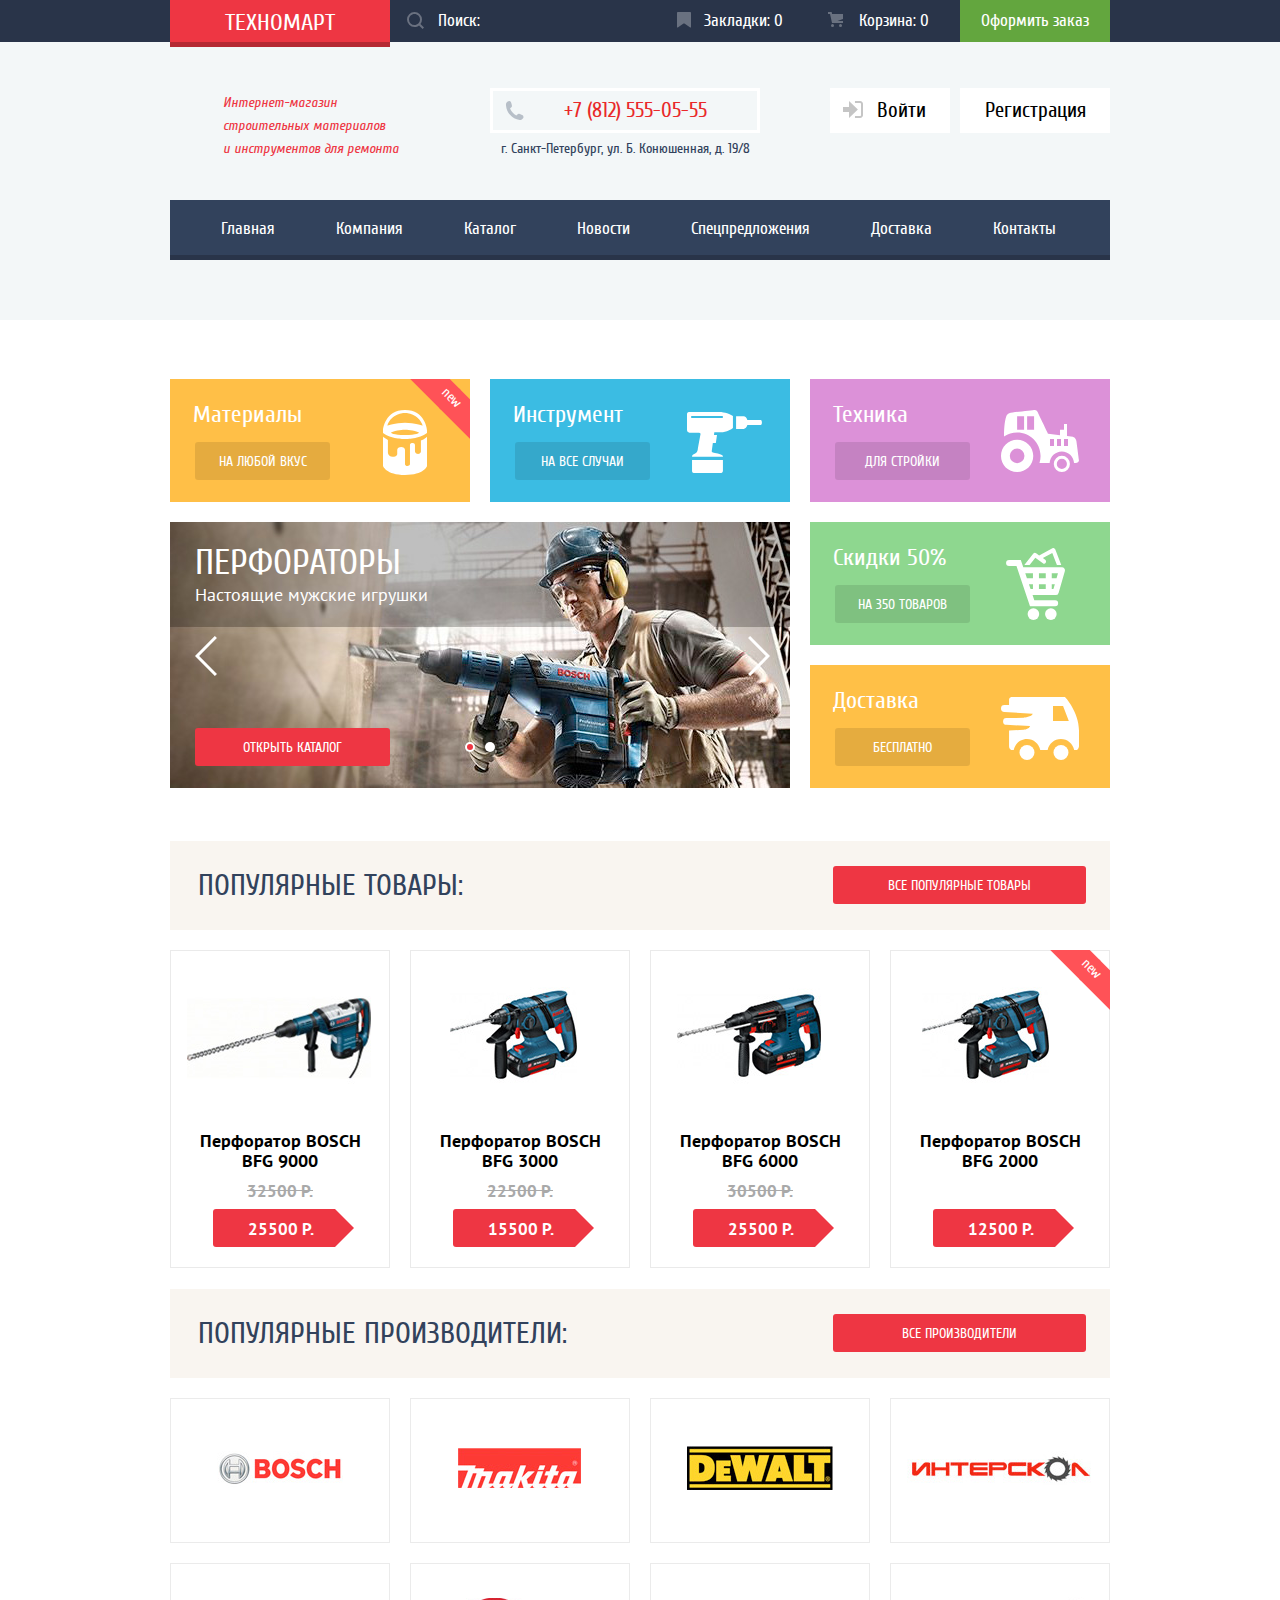
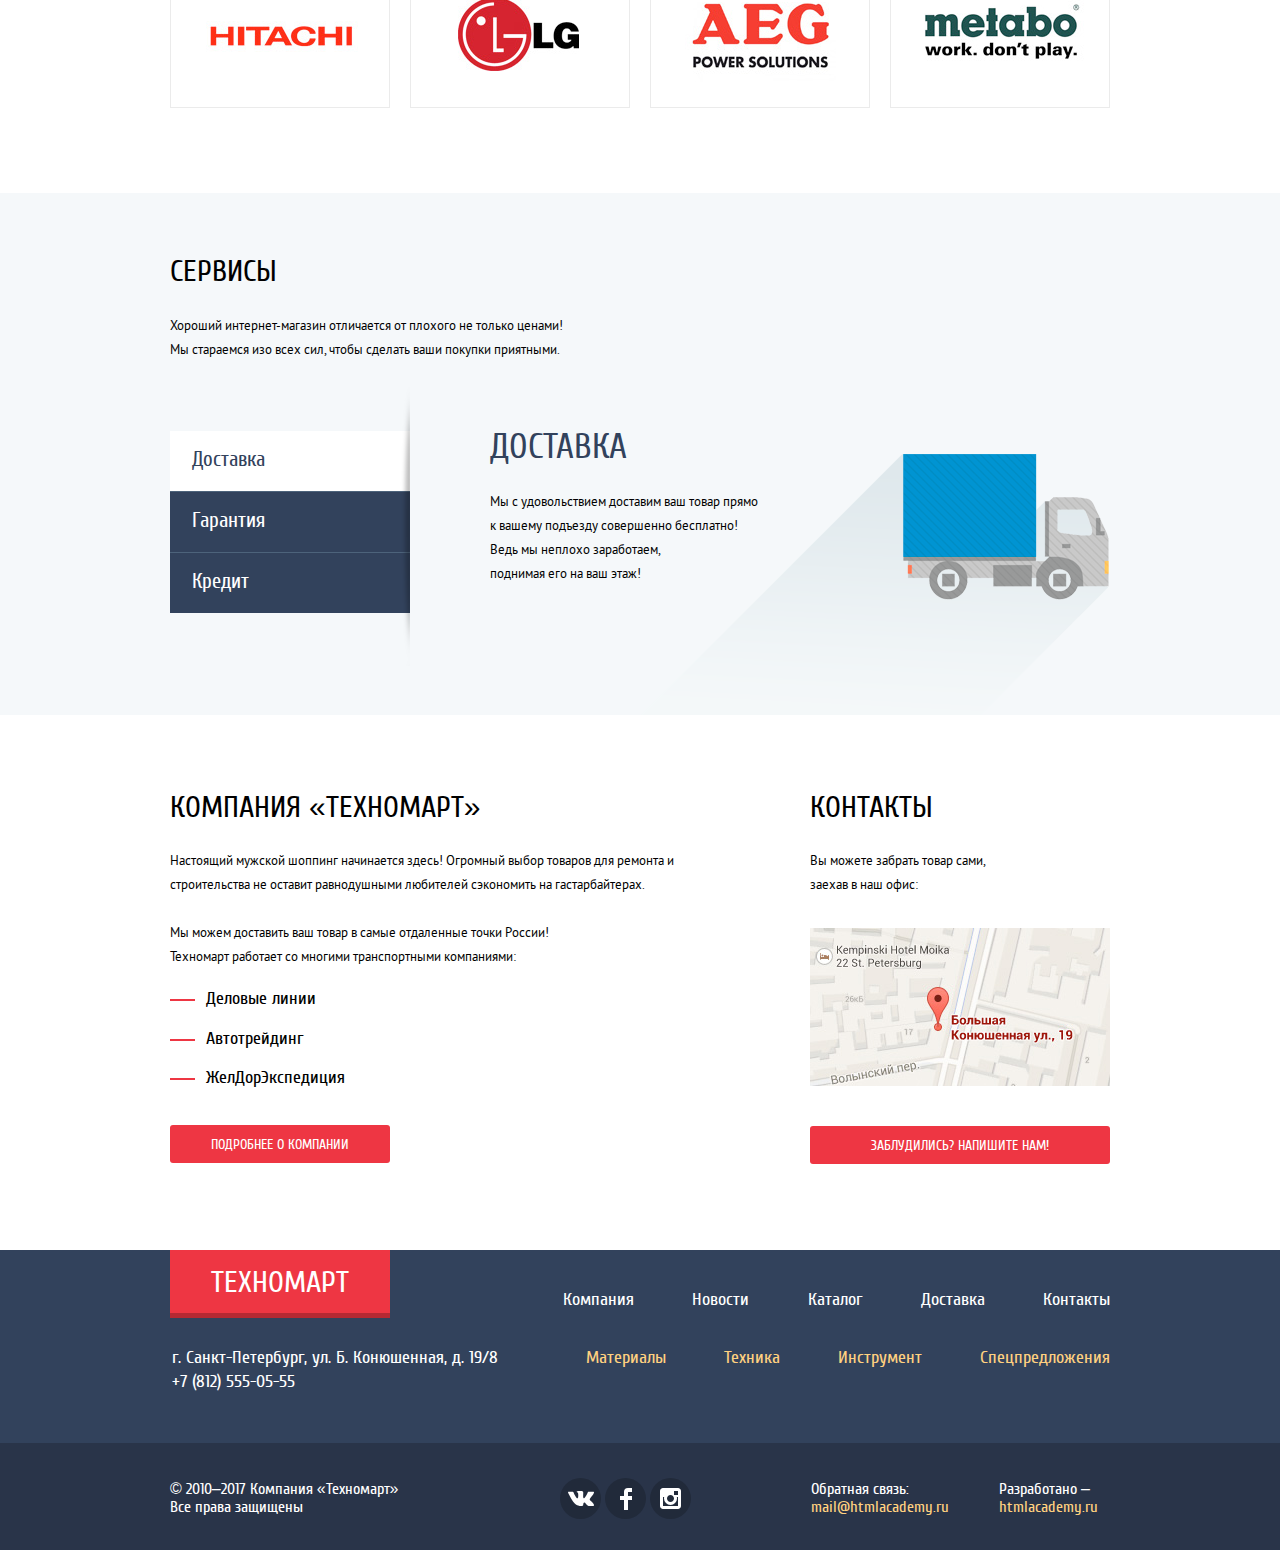
<file: index.html>
<!DOCTYPE html>
<html lang="ru" dir="ltr">

<head>
  <meta charset="utf-8">
  <title>HTML Academy: Техномарт</title>
  <link rel="preload" href="fonts/cuprum.woff2" as="font" type="font/woff2">
  <link rel="preload" href="fonts/cuprum.woff" as="font" type="font/woff">
  <link rel="preload" href="fonts/cuprumbold.woff2" as="font" type="font/woff2">
  <link rel="preload" href="fonts/cuprumbold.woff" as="font" type="font/woff">
  <link rel="preload" href="fonts/cuprumitalic.woff2" as="font" type="font/woff2">
  <link rel="preload" href="fonts/cuprumitalic.woff" as="font" type="font/woff">
  <link rel="preload" href="fonts/cuprumbolditalic.woff2" as="font" type="font/woff2">
  <link rel="preload" href="fonts/cuprumbolditalic.woff" as="font" type="font/woff">
  <link rel="preload" href="fonts/ptsans.woff2" as="font" type="font/woff2">
  <link rel="preload" href="fonts/ptsans.woff" as="font" type="font/woff">
  <link rel="preload" href="fonts/ptsansbold.woff2" as="font" type="font/woff2">
  <link rel="preload" href="fonts/ptsansbold.woff" as="font" type="font/woff">
  <link href="css/normalize.css" rel="stylesheet">
  <link href="css/style.css" rel="stylesheet">
</head>

<body>

  <header class="main-header">
    <div class="header-top">
      <div class="container">
        <a class="header-logo">Техномарт</a>
        <form class="header-search" class="" action="https://echo.htmlacademy.ru" method="get">
          <input class="header-search-input" type="search" name="search" placeholder="Поиск:">
          <button class="header-search-button" type="submit" name="button-search">
            <svg class="header-search-button-svg" xmlns="http://www.w3.org/2000/svg" width="17" height="17" viewBox="0 0 17 17">
              <path fill="#ffffff" d="M17 15.586l-3.542-3.542A7.465 7.465 0 0 0 15 7.5 7.5 7.5 0 1 0 7.5 15c1.71 0 3.282-.579 4.544-1.542L15.586 17 17 15.586zM2 7.5C2 4.467 4.467 2 7.5 2 10.532 2 13 4.467 13 7.5c0 3.032-2.468 5.5-5.5 5.5A5.506 5.506 0 0 1 2 7.5z" /></svg>
          </button>
        </form>
        <ul class="header-order-list">
          <li class="header-order-item">
            <a href="">Закладки: 0
              <svg xmlns="http://www.w3.org/2000/svg" width="14" height="16" viewBox="0 0 14 16">
                <path fill="#ffffff" d="M14 15c0 .55-.368.741-.818.426l-5.363-3.765c-.45-.315-1.187-.315-1.637 0L.818 15.426C.368 15.741 0 15.55 0 15V1c0-.55.45-1 1-1h12c.55 0 1 .45 1 1v14z" /></svg>
            </a>
          </li>
          <li class="header-order-item">
            <a href="">Корзина: 0
              <svg xmlns="http://www.w3.org/2000/svg" width="15" height="15" viewBox="0 0 15 15">
                <circle fill="#ffffff" cx="4.5" cy="13.5" r="1.5" />
                <circle fill="#ffffff" cx="12.5" cy="13.5" r="1.5" />
                <path fill="#ffffff" d="M15 2H4.07l-.422-2H0v2h2.031l1.985 9H15V9H9.441L15 6.951z" /></svg>
            </a>
          </li>
          <li class="header-order-item">
            <a href="">Оформить заказ</a>
          </li>
        </ul>
      </div>
    </div>
    <div class="header-bottom">
      <div class="container">
        <div class="header-bottom-top">
          <h1 class="header-heading">Интернет-магазин<br> строительных материалов<br> и инструментов для ремонта</h1>
          <div class="header-contact">
            <a class="header-contact-tel" href="tel:+78125550555">+7 (812) 555-05-55</a>
            <p class="header-contact-address">г. Санкт-Петербург, ул. Б. Конюшенная, д. 19/8</p>
          </div>
          <div class="header-login">
            <a class="header-login-enter" href="#">Войти
              <svg xmlns="http://www.w3.org/2000/svg" width="20" height="17" viewBox="0 0 20 17">
                <path fill="#c5c5c5" d="M14.875 8.5L6 0v6H0v5h6v6z" />
                <path fill="#c5c5c5" d="M16.986 15.01h-5.027V17h5.027c2.178 0 3.004-1.81 3.029-3.026V3.028C19.99 1.811 19.164 0 16.986 0h-5.027v1.99h5.027c.839 0 .992.681 1.01 1.057v10.904c-.017.376-.171 1.059-1.01 1.059z" /></svg></a>
            <a class="header-login-registration" href="#">Регистрация</a>
          </div>
        </div>
        <ul class="header-nav-list">
          <li class="header-nav-item"><a href="">Главная</a></li>
          <li class="header-nav-item"><a href="">Компания</a></li>
          <li class="header-nav-item"><a href="catalog.html">Каталог</a></li>
          <li class="header-nav-item"><a href="">Новости</a></li>
          <li class="header-nav-item"><a href="">Спецпредложения</a></li>
          <li class="header-nav-item"><a href="">Доставка</a></li>
          <li class="header-nav-item"><a href="">Контакты</a></li>
        </ul>
      </div>
    </div>
  </header>

  <main>

    <section class="offers container">
      <h2 class="visually-hidden">Наши предложения и преимущества</h2>
      <div class="offers-top">
        <ul class="offers-list">
          <li class="offers-item new">
            <h3>Материалы</h3>
            <a href="#">На любой вкус</a>
          </li>
          <li class="offers-item">
            <h3>Инструмент</h3>
            <a href="#">На все случаи</a>
          </li>
          <li class="offers-item">
            <h3>Техника</h3>
            <a href="#">Для стройки</a>
          </li>
        </ul>
      </div>
      <div class="offers-bottom">
        <div class="slider">
          <button class="slider-btn slider-btn-left" type="button" name="left"></button>
          <button class="slider-btn slider-btn-right" type="button" name="right"></button>
          <input class="visually-hidden" type="radio" id="slide-1" name="slider-toggle" checked="checked">
          <input class="visually-hidden" type="radio" id="slide-2" name="slider-toggle">
          <div class="slider-controls">
            <label class="slider-controls-item-1" for="slide-1">Первый</label>
            <label class="slider-controls-item-2" for="slide-2">Второй</label>
          </div>
          <ul class="slider-list">
            <li class="slider-item">
              <h3>Перфораторы</h3>
              <p>Настоящие мужские игрушки</p>
              <a class="red-button" href="#">Открыть каталог</a>
            </li>
            <li class="slider-item">
              <h3>Дрели</h3>
              <p>Соседям на радость!</p>
              <a class="red-button" href="#">Открыть каталог</a>
            </li>
          </ul>
        </div>
        <ul class="advantages-list">
          <li class="advantages-item">
            <h3>Скидки 50%</h3>
            <a href="#">На 350 товаров</a>
          </li>
          <li class="advantages-item">
            <h3>Доставка </h3>
            <a href="#">Бесплатно</a>
          </li>
        </ul>
      </div>
    </section>

    <section class="popular-products container">
      <div class="popular-products-header">
        <h2>Популярные товары:</h2>
        <a class="red-button" href="">Все популярные товары</a>
      </div>
      <ul class="popular-products-list">
        <li class="products-item bfg-9000">
          <img src="img/BOSCH-BFG-9000.jpg" alt="Перфоратор BOSCH BFG 9000">
          <a class="products-button products-button-buy" href="#">Купить
            <svg xmlns="http://www.w3.org/2000/svg" width="15" height="15" viewBox="0 0 15 15">
              <circle fill="#ffffff" cx="4.5" cy="13.5" r="1.5" />
              <circle fill="#ffffff" cx="12.5" cy="13.5" r="1.5" />
              <path fill="#ffffff" d="M15 2H4.07l-.422-2H0v2h2.031l1.985 9H15V9H9.441L15 6.951z" /></svg>
          </a>
          <a class="products-button products-button-bookmarks" href="">В закладки</a>
          <h3>Перфоратор BOSCH<br> BFG 9000</h3>
          <span>32500 Р.</span>
          <a class="products-button-arrow" href="#">25500 Р.</a>
        </li>
        <li class="products-item bfg-3000">
          <img src="img/BOSCH-BFG-3000.jpg" alt="Перфоратор BOSCH BFG 3000">
          <a class="products-button products-button-buy" href="#">Купить
            <svg xmlns="http://www.w3.org/2000/svg" width="15" height="15" viewBox="0 0 15 15">
              <circle fill="#ffffff" cx="4.5" cy="13.5" r="1.5" />
              <circle fill="#ffffff" cx="12.5" cy="13.5" r="1.5" />
              <path fill="#ffffff" d="M15 2H4.07l-.422-2H0v2h2.031l1.985 9H15V9H9.441L15 6.951z" /></svg>
          </a>
          <a class="products-button products-button-bookmarks" href="">В закладки</a>
          <h3>Перфоратор BOSCH<br> BFG 3000</h3>
          <span>22500 Р.</span>
          <a class="products-button-arrow" href="#">15500 Р.</a>
        </li>
        <li class="products-item bfg-6000">
          <img src="img/BOSCH-BFG-6000.jpg" alt="Перфоратор BOSCH BFG 6000">
          <a class="products-button products-button-buy" href="#">Купить
            <svg xmlns="http://www.w3.org/2000/svg" width="15" height="15" viewBox="0 0 15 15">
              <circle fill="#ffffff" cx="4.5" cy="13.5" r="1.5" />
              <circle fill="#ffffff" cx="12.5" cy="13.5" r="1.5" />
              <path fill="#ffffff" d="M15 2H4.07l-.422-2H0v2h2.031l1.985 9H15V9H9.441L15 6.951z" /></svg>
          </a>
          <a class="products-button products-button-bookmarks" href="">В закладки</a>
          <h3>Перфоратор BOSCH<br> BFG 6000</h3>
          <span>30500 Р.</span>
          <a class="products-button-arrow" href="#">25500 Р.</a>
        </li>
        <li class="products-item bfg-2000 new">
          <img src="img/BOSCH-BFG-2000.jpg" alt="Перфоратор BOSCH BFG 2000">
          <a class="products-button products-button-buy" href="#">Купить
            <svg xmlns="http://www.w3.org/2000/svg" width="15" height="15" viewBox="0 0 15 15">
              <circle fill="#ffffff" cx="4.5" cy="13.5" r="1.5" />
              <circle fill="#ffffff" cx="12.5" cy="13.5" r="1.5" />
              <path fill="#ffffff" d="M15 2H4.07l-.422-2H0v2h2.031l1.985 9H15V9H9.441L15 6.951z" /></svg>
          </a>
          <a class="products-button products-button-bookmarks" href="">В закладки</a>
          <h3>Перфоратор BOSCH<br> BFG 2000</h3>
          <a class="products-button-arrow" href="#">12500 Р.</a>
        </li>
      </ul>
    </section>

    <section class="manufacturers container">
      <div class="manufacturers-header">
        <h2>Популярные производители: </h2>
        <a class="red-button" href="">Все производители</a>
      </div>
      <ul class="manufacturers-list">
        <li class="manufacturers-item">
          <a href="#">
            <img src="img/manufacturers-1.jpg" alt="Bosch">
          </a>
        </li>
        <li class="manufacturers-item">
          <a href="#">
            <img src="img/manufacturers-2.jpg" alt="Makita">
          </a>
        </li>
        <li class="manufacturers-item">
          <a href="#">
            <img src="img/manufacturers-3.jpg" alt="DeWALT">
          </a>
        </li>
        <li class="manufacturers-item">
          <a href="#">
            <img src="img/manufacturers-4.jpg" alt="Интерскол">
          </a>
        </li>
        <li class="manufacturers-item">
          <a href="#">
            <img src="img/manufacturers-5.jpg" alt="Hitachi">
          </a>
        </li>
        <li class="manufacturers-item">
          <a href="#">
            <img src="img/manufacturers-6.jpg" alt="LG">
          </a>
        </li>
        <li class="manufacturers-item">
          <a href="#">
            <img src="img/manufacturers-7.jpg" alt="AEG">
          </a>
        </li>
        <li class="manufacturers-item">
          <a href="#">
            <img src="img/manufacturers-8.jpg" alt="Metabo">
          </a>
        </li>
      </ul>
    </section>

    <section class="services">
      <div class="container">
        <h2 class="services-heading">Сервисы</h2>
        <p class="services-description">Хороший интернет-магазин отличается от плохого не только ценами!<br> Мы стараемся изо всех сил, чтобы сделать ваши покупки приятными.</p>
        <div class="services-slider">
          <input class="visually-hidden" type="radio" id="services-1" name="services-slider-toggle" checked="checked">
          <input class="visually-hidden" type="radio" id="services-2" name="services-slider-toggle">
          <input class="visually-hidden" type="radio" id="services-3" name="services-slider-toggle">
          <div class="services-slider-controls">
            <label class="services-slider-controls-item-1" for="services-1">Доставка</label>
            <label class="services-slider-controls-item-2" for="services-2">Гарантия</label>
            <label class="services-slider-controls-item-3" for="services-3">Кредит</label>
          </div>
          <ul class="services-slider-list">
            <li class="services-slider-item">
              <h3>Доставка</h3>
              <p>Мы с удовольствием доставим ваш товар прямо<br> к вашему подъезду совершенно бесплатно!<br> Ведь мы неплохо заработаем,<br> поднимая его на ваш этаж!</p>
            </li>
            <li class="services-slider-item">
              <h3>Гарантия</h3>
              <p>Если купленный у нас товар поломается или заискрит,<br> а также в случае пожара, спровоцированного его возгаранием,<br> вы всегда можете быть уверены в нашей гарантии. Мы обменяем<br> сгоревший товар на новый.<br> Дом уж
                восстановите как-нибудь сами.</p>
            </li>
            <li class="services-slider-item">
              <h3>Кредит</h3>
              <p>Залезть в долговую яму стало проще!<br> Кредитные консультанты придут вам на помощь.</p>
              <a class="red-button" href="#">Отправить заявку</a>
            </li>
          </ul>
        </div>
      </div>
    </section>

    <section class="about-company container">
      <h2 class="visually-hidden">О Компании</h2>
      <article class="about-technomart">
        <h3>Компания «Техномарт»</h3>
        <p>Настоящий мужской шоппинг начинается здесь! Огромный выбор товаров для ремонта и<br> строительства не оставит равнодушными любителей сэкономить на гастарбайтерах.</p>
        <p>Мы можем доставить ваш товар в самые отдаленные точки России!<br> Техномарт работает со многими транспортными компаниями:</p>
        <ul class="carriers-list">
          <li>Деловые линии</li>
          <li>Автотрейдинг</li>
          <li>ЖелДорЭкспедиция</li>
        </ul>
        <a class="red-button" href="#">Подробнее о компании</a>
      </article>
      <section class="contacts">
        <h3>Контакты</h3>
        <p>Вы можете забрать товар сами,<br> заехав в наш офис:</p>
        <a class="contacts-map" href="#">
          <img src="img/map.jpg" width="300" height="158" alt="Адрес: г. Санкт-Петербург, ул. Б. Конюшенная, д. 19/8">
        </a>
        <a class="red-button contacts-link" href="#">Заблудились? Напишите нам!</a>
      </section>
    </section>

  </main>

  <footer class="main-footer">
    <div class="footer-top">
      <div class="container">
        <a class="footer-logo">Техномарт</a>
        <ul class="footer-nav-list">
          <li class="footer-nav-item">
            <a href="#">Компания</a>
          </li>
          <li class="footer-nav-item">
            <a href="#">Новости</a>
          </li>
          <li class="footer-nav-item">
            <a href="catalog.html">Каталог</a>
          </li>
          <li class="footer-nav-item">
            <a href="#">Доставка</a>
          </li>
          <li class="footer-nav-item">
            <a href="#">Контакты</a>
          </li>
        </ul>
      </div>
    </div>
    <div class="footer-middle">
      <div class="container">
        <p>г. Санкт-Петербург, ул. Б. Конюшенная, д. 19/8<br> +7 (812) 555-05-55</p>
        <ul class="footer-stock-list">
          <li class="footer-stock-item">
            <a href="#">Материалы</a>
          </li>
          <li class="footer-stock-item">
            <a href="#">Техника</a>
          </li>
          <li class="footer-stock-item">
            <a href="#">Инструмент</a>
          </li>
          <li class="footer-stock-item">
            <a href="#">Спецпредложения</a>
          </li>
        </ul>
      </div>
    </div>
    <div class="footer-bottom">
      <div class="container">
        <p class="footer-copyright">© 2010–2017 Компания «Техномарт»<br> Все права защищены</p>
        <ul class="social-links">
          <li>
            <a href="#" title="Vkontakte"></a>
          </li>
          <li>
            <a href="#" title="Facebook"></a>
          </li>
          <li>
            <a href="#" title="Instagram"></a>
          </li>
        </ul>
        <p class="feedback">Обратная связь:<br>
          <a href="#">mail@htmlacademy.ru</a>
        </p>
        <p class="developed">Разработано &ndash;<br>
          <a href="#">htmlacademy.ru</a>
        </p>
      </div>
    </div>
  </footer>

  <section class="modal modal-letter">
    <h2 class="visually-hidden">Форма обратной связи</h2>
    <form class="letter-form" action="https://echo.htmlacademy.ru" method="post">
      <div class="modal-letter-top">
        <p class="letter-item">
          <label for="letter-name">Ваше имя:</label>
          <input id="letter-name" type="text" name="name" placeholder="Имя Фамилия">
        </p>
        <p class="letter-item">
          <label for="letter-mail">Ваш e-mail:</label>
          <input id="letter-mail" type="email" name="email" placeholder="email@example.com">
        </p>
        <p class="letter-item">
          <label for="letter-comment">Текст письма:</label>
          <textarea id="letter-comment" name="comment" placeholder="В свободной форме"></textarea>
        </p>
      </div>
      <div class="modal-letter-bottom">
        <button class="red-button" type="submit" name="button">Отправить</button>
      </div>
    </form>
    <button class="modal-close" type="button">Закрыть</button>
  </section>

  <section class="modal modal-map">
    <h2 class="visually-hidden">Как до нас добраться</h2>
    <iframe src="https://www.google.com/maps/embed?pb=!1m18!1m12!1m3!1d1998.6036253003151!2d30.32085871621117!3d59.9387191690541!2m3!1f0!2f0!3f0!3m2!1i1024!2i768!4f13.1!3m3!1m2!1s0x4696310fca145cc1%3A0x42b32648d8238007!2z0JHQvtC70YzRiNCw0Y8g0JrQvtC90Y7RiNC10L3QvdCw0Y8g0YPQuy4sIDE5LzgsINCh0LDQvdC60YIt0J_QtdGC0LXRgNCx0YPRgNCzLCAxOTExODY!5e0!3m2!1sru!2sru!4v1551166440050"></iframe>
    <p>
      <img src="img/map-big.jpg" width="940" height="446" alt="г. Санкт-Петербург, ул. Б. Конюшенная, д. 19/8">
    </p>
    <button class="modal-close" type="button">Закрыть</button>
  </section>

  <script src="js/script.js"></script>

  <!-- <script type="text/javascript"> [].forEach.call(document.querySelectorAll("*"), function (a) { a.style.outline = "1px solid #" + (~~ (Math.random() * (1 << 24))).toString(16) }) </script> -->
</body>

</html>
</file>
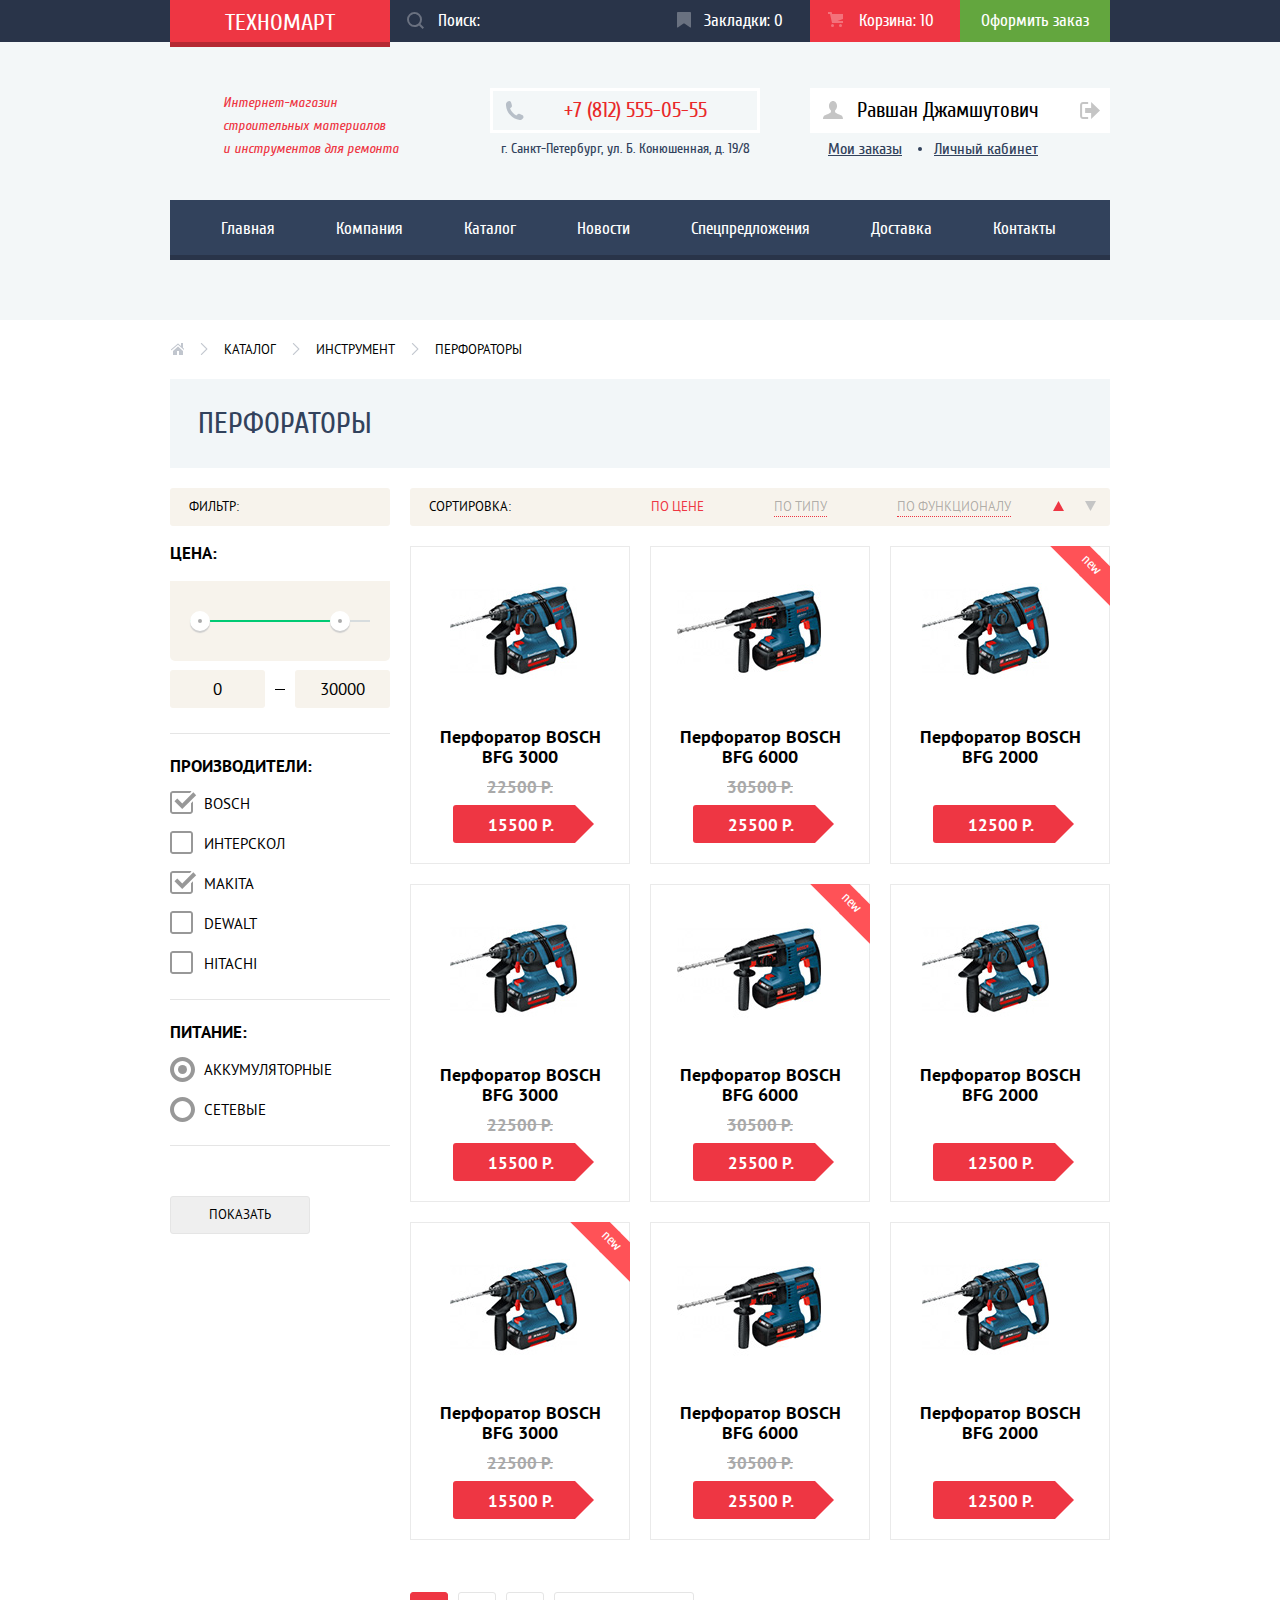
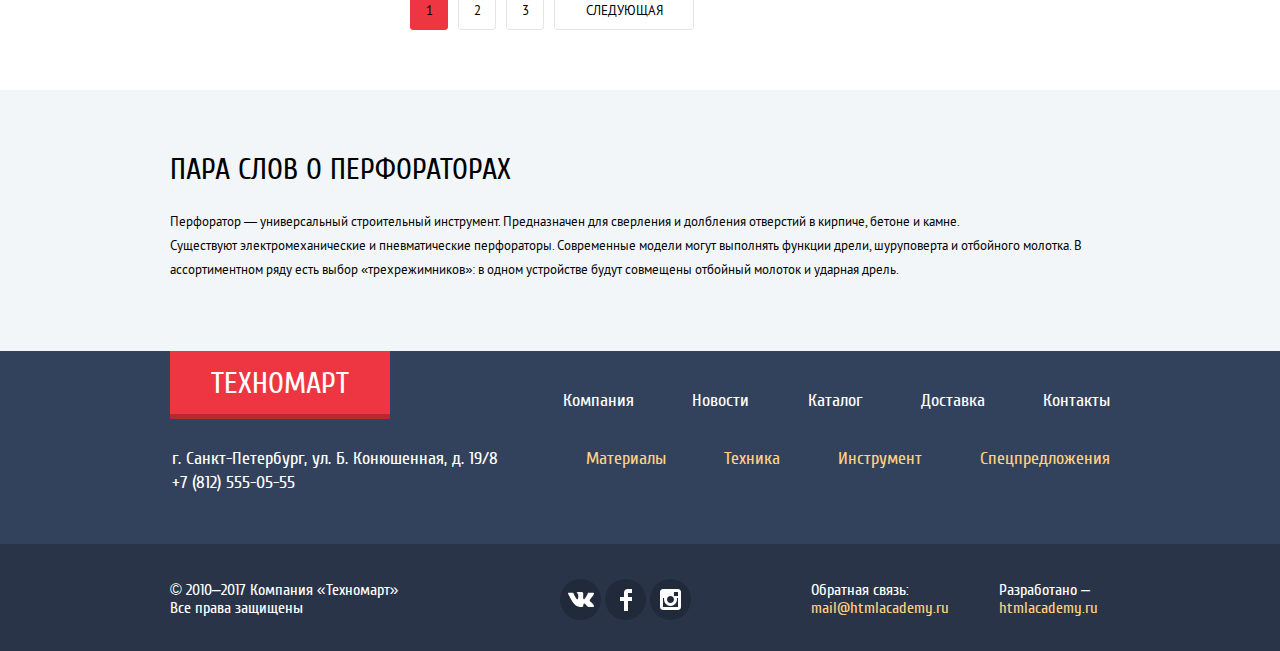
<file: catalog.html>
<!DOCTYPE html>
<html lang="ru" dir="ltr">

<head>
  <meta charset="utf-8">
  <title>HTML Academy: Техномарт</title>
  <link rel="preload" href="fonts/cuprum.woff2" as="font" type="font/woff2">
  <link rel="preload" href="fonts/cuprum.woff" as="font" type="font/woff">
  <link rel="preload" href="fonts/cuprumbold.woff2" as="font" type="font/woff2">
  <link rel="preload" href="fonts/cuprumbold.woff" as="font" type="font/woff">
  <link rel="preload" href="fonts/cuprumitalic.woff2" as="font" type="font/woff2">
  <link rel="preload" href="fonts/cuprumitalic.woff" as="font" type="font/woff">
  <link rel="preload" href="fonts/cuprumbolditalic.woff2" as="font" type="font/woff2">
  <link rel="preload" href="fonts/cuprumbolditalic.woff" as="font" type="font/woff">
  <link rel="preload" href="fonts/ptsans.woff2" as="font" type="font/woff2">
  <link rel="preload" href="fonts/ptsans.woff" as="font" type="font/woff">
  <link rel="preload" href="fonts/ptsansbold.woff2" as="font" type="font/woff2">
  <link rel="preload" href="fonts/ptsansbold.woff" as="font" type="font/woff">
  <link href="css/normalize.css" rel="stylesheet">
  <link href="css/style.css" rel="stylesheet">
</head>

<body class="inner-page">

  <header class="main-header">
    <div class="header-top">
      <div class="container">
        <a class="header-logo" href="index.html">Техномарт</a>
        <form class="header-search" class="" action="https://echo.htmlacademy.ru" method="get">
          <input class="header-search-input" type="search" name="search" placeholder="Поиск:">
          <button class="header-search-button" type="submit" name="button-search">
            <svg class="header-search-button-svg" xmlns="http://www.w3.org/2000/svg" width="17" height="17" viewBox="0 0 17 17">
              <path fill="#ffffff" d="M17 15.586l-3.542-3.542A7.465 7.465 0 0 0 15 7.5 7.5 7.5 0 1 0 7.5 15c1.71 0 3.282-.579 4.544-1.542L15.586 17 17 15.586zM2 7.5C2 4.467 4.467 2 7.5 2 10.532 2 13 4.467 13 7.5c0 3.032-2.468 5.5-5.5 5.5A5.506 5.506 0 0 1 2 7.5z" /></svg>
          </button>
        </form>
        <ul class="header-order-list">
          <li class="header-order-item">
            <a href="">Закладки: 0
              <svg xmlns="http://www.w3.org/2000/svg" width="14" height="16" viewBox="0 0 14 16">
                <path fill="#ffffff" d="M14 15c0 .55-.368.741-.818.426l-5.363-3.765c-.45-.315-1.187-.315-1.637 0L.818 15.426C.368 15.741 0 15.55 0 15V1c0-.55.45-1 1-1h12c.55 0 1 .45 1 1v14z" /></svg>
            </a>
          </li>
          <li class="header-order-item">
            <a href="">Корзина: 10
              <svg xmlns="http://www.w3.org/2000/svg" width="15" height="15" viewBox="0 0 15 15">
                <circle fill="#ffffff" cx="4.5" cy="13.5" r="1.5" />
                <circle fill="#ffffff" cx="12.5" cy="13.5" r="1.5" />
                <path fill="#ffffff" d="M15 2H4.07l-.422-2H0v2h2.031l1.985 9H15V9H9.441L15 6.951z" /></svg>
            </a>
          </li>
          <li class="header-order-item">
            <a href="">Оформить заказ</a>
          </li>
        </ul>
      </div>
    </div>
    <div class="header-bottom">
      <div class="container">
        <div class="header-bottom-top">
          <h1 class="header-heading">Интернет-магазин<br> строительных материалов<br> и инструментов для ремонта</h1>
          <div class="header-contact">
            <a class="header-contact-tel" href="tel:+78125550555">+7 (812) 555-05-55</a>
            <p class="header-contact-address">г. Санкт-Петербург, ул. Б. Конюшенная, д. 19/8</p>
          </div>
          <div class="header-login">
            <a class="header-login-enter" href="#">Равшан Джамшутович
              <svg xmlns="http://www.w3.org/2000/svg" width="21" height="17" viewBox="0 0 21 17">
                <g fill="#c5c5c5">
                  <path fill="#c5c5c5" d="M21 8.5L12.125 0v6h-6v5h6v6z" />
                  <path fill="#c5c5c5" d="M3.106 13.952V3.048c.018-.376.171-1.057 1.01-1.057h5.027V0H4.116C1.938 0 1.112 1.81 1.087 3.027v10.946C1.112 15.189 1.938 17 4.116 17h5.027v-1.99H4.116c-.839 0-.992-.683-1.01-1.058z" />
                </g>
              </svg>
              <svg xmlns="http://www.w3.org/2000/svg" width="20" height="18" viewBox="0 0 20 18">
                <path fill="#c5c5c5" d="M17.881 14.166c-2.144-.735-4.256-1.666-5.207-2.39-.657-.501-.77-1.618-.517-2.415 1.118-.903 1.864-2.477 1.864-4.278C14.021 2.276 12.221 0 10 0S5.979 2.276 5.979 5.083c0 1.801.746 3.374 1.863 4.277.253.798.141 1.915-.517 2.416-.95.724-3.063 1.654-5.207 2.39S0 18 0 18h20s.025-3.099-2.119-3.834z" /></svg>
            </a>
            <div class="header-login-lk">
              <a class="header-login-orders" href="#">Мои заказы</a>
              <a class="header-login-office" href="#">Личный кабинет</a>
            </div>
          </div>
        </div>
        <ul class="header-nav-list">
          <li class="header-nav-item"><a href="">Главная</a></li>
          <li class="header-nav-item"><a href="">Компания</a></li>
          <li class="header-nav-item"><a href="catalog.html">Каталог</a></li>
          <li class="header-nav-item"><a href="">Новости</a></li>
          <li class="header-nav-item"><a href="">Спецпредложения</a></li>
          <li class="header-nav-item"><a href="">Доставка</a></li>
          <li class="header-nav-item"><a href="">Контакты</a></li>
        </ul>
      </div>
    </div>
  </header>

  <main>

    <div class="container">

      <div class="breadcrumbs">
        <ul class="breadcrumbs-list">
          <li class="breadcrumbs-item">
            <a href="index.html"></a>
          </li>
          <li class="breadcrumbs-item">
            <a href="">Каталог</a>
          </li>
          <li class="breadcrumbs-item">
            <a href="">Инструмент</a>
          </li>
          <li class="breadcrumbs-item">
            <a href="">Перфораторы</a>
          </li>
        </ul>
      </div>

      <h1 class="catalog-heading">Перфораторы</h1>

      <section class="main-catalog">

        <section class="filters">
          <h2>Фильтр:</h2>
          <form class="filter" action="https://echo.htmlacademy.ru" method="get">
            <fieldset class="filter-item">
              <legend>Цена:</legend>
              <div class="range-filter">
                <div class="range-controls">
                  <div class="scale">
                    <div class="bar"></div>
                  </div>
                  <div class="toggle toggle-min"></div>
                  <div class="toggle toggle-max"></div>
                </div>
                <div class="price-controls">
                  <label class="min-price">
                    <input name="min-price" type="text" value="0">
                  </label>
                  <label class="max-price">
                    <input name="max-price" type="text" value="30000">
                  </label>
                </div>
              </div>
            </fieldset>
            <fieldset class="filter-item">
              <legend>Производители:</legend>
              <ul>
                <li class="filter-option">
                  <input class="visually-hidden filter-input-checkbox" type="checkbox" name="bosch" id="filter-bosch" checked>
                  <label for="filter-bosch">Bosch</label>
                </li>
                <li class="filter-option">
                  <input class="visually-hidden filter-input-checkbox" type="checkbox" name="interskol" id="filter-interskol">
                  <label for="filter-interskol">Интерскол</label>
                </li>
                <li class="filter-option">
                  <input class="visually-hidden filter-input-checkbox" type="checkbox" name="makita" id="filter-makita" checked>
                  <label for="filter-makita">Makita</label>
                </li>
                <li class="filter-option">
                  <input class="visually-hidden filter-input-checkbox" type="checkbox" name="dewalt" id="filter-dewalt">
                  <label for="filter-dewalt">Dewalt</label>
                </li>
                <li class="filter-option">
                  <input class="visually-hidden filter-input-checkbox" type="checkbox" name="hitachi" id="filter-hitachi">
                  <label for="filter-hitachi">Hitachi</label>
                </li>
              </ul>
            </fieldset>
            <fieldset class="filter-item">
              <legend>Питание:</legend>
              <ul>
                <li class="filter-option">
                  <input class="visually-hidden filter-input-radio" type="radio" name="power" id="filter-battery" checked>
                  <label for="filter-battery">Аккумуляторные</label>
                </li>
                <li class="filter-option">
                  <input class="visually-hidden filter-input-radio" type="radio" name="power" id="filter-network">
                  <label for="filter-network">Сетевые</label>
                </li>
              </ul>
            </fieldset>
            <button type="submit" class="filter-button button">Показать</button>
          </form>
        </section>

        <section class="catalog">
          <section class="sorting">
            <h2>Сортировка:</h2>
            <ul class="sorting-list">
              <li class="sorting-item current">
                <a href="#">По цене</a>
              </li>
              <li class="sorting-item">
                <a href="#">По типу</a>
              </li>
              <li class="sorting-item">
                <a href="#">По функционалу</a>
              </li>
            </ul>
            <ul class="arrows-list">
              <li class="arrows-item arrow-current">
                <a href="#">
                  <svg xmlns="http://www.w3.org/2000/svg" width="11" height="10" viewBox="0 0 11 10">
                    <path fill="#231F20" d="M5.5 0L0 10h11z" /></svg>
                  <span class="visually-hidden">По возрастанию</span>
                </a>
              </li>
              <li class="arrows-item">
                <a href="#">
                  <svg xmlns="http://www.w3.org/2000/svg" width="11" height="10" viewBox="0 0 11 10">
                    <path fill="#231F20" d="M5.5 10L0 0h11" /></svg>
                  <span class="visually-hidden">По убыванию</span>
                </a>
              </li>
            </ul>
          </section>
          <section class="products">
            <ul class="products-list">
              <li class="products-item bfg-3000">
                <img src="img/BOSCH-BFG-3000.jpg" alt="Перфоратор BOSCH BFG 3000">
                <a class="products-button products-button-buy" href="#">Купить
                  <svg xmlns="http://www.w3.org/2000/svg" width="15" height="15" viewBox="0 0 15 15">
                    <circle fill="#ffffff" cx="4.5" cy="13.5" r="1.5" />
                    <circle fill="#ffffff" cx="12.5" cy="13.5" r="1.5" />
                    <path fill="#ffffff" d="M15 2H4.07l-.422-2H0v2h2.031l1.985 9H15V9H9.441L15 6.951z" /></svg>
                </a>
                <a class="products-button products-button-bookmarks" href="">В закладки</a>
                <h3>Перфоратор BOSCH<br> BFG 3000</h3>
                <span>22500 Р.</span>
                <a class="products-button-arrow" href="#">15500 Р.</a>
              </li>
              <li class="products-item bfg-6000">
                <img src="img/BOSCH-BFG-6000.jpg" alt="Перфоратор BOSCH BFG 6000">
                <a class="products-button products-button-buy" href="#">Купить
                  <svg xmlns="http://www.w3.org/2000/svg" width="15" height="15" viewBox="0 0 15 15">
                    <circle fill="#ffffff" cx="4.5" cy="13.5" r="1.5" />
                    <circle fill="#ffffff" cx="12.5" cy="13.5" r="1.5" />
                    <path fill="#ffffff" d="M15 2H4.07l-.422-2H0v2h2.031l1.985 9H15V9H9.441L15 6.951z" /></svg>
                </a>
                <a class="products-button products-button-bookmarks" href="">В закладки</a>
                <h3>Перфоратор BOSCH<br> BFG 6000</h3>
                <span>30500 Р.</span>
                <a class="products-button-arrow" href="#">25500 Р.</a>
              </li>
              <li class="products-item bfg-2000 new">
                <img src="img/BOSCH-BFG-2000.jpg" alt="Перфоратор BOSCH BFG 2000">
                <a class="products-button products-button-buy" href="#">Купить
                  <svg xmlns="http://www.w3.org/2000/svg" width="15" height="15" viewBox="0 0 15 15">
                    <circle fill="#ffffff" cx="4.5" cy="13.5" r="1.5" />
                    <circle fill="#ffffff" cx="12.5" cy="13.5" r="1.5" />
                    <path fill="#ffffff" d="M15 2H4.07l-.422-2H0v2h2.031l1.985 9H15V9H9.441L15 6.951z" /></svg>
                </a>
                <a class="products-button products-button-bookmarks" href="">В закладки</a>
                <h3>Перфоратор BOSCH<br> BFG 2000</h3>
                <a class="products-button-arrow" href="#">12500 Р.</a>
              </li>
              <li class="products-item bfg-3000">
                <img src="img/BOSCH-BFG-3000.jpg" alt="Перфоратор BOSCH BFG 3000">
                <a class="products-button products-button-buy" href="#">Купить
                  <svg xmlns="http://www.w3.org/2000/svg" width="15" height="15" viewBox="0 0 15 15">
                    <circle fill="#ffffff" cx="4.5" cy="13.5" r="1.5" />
                    <circle fill="#ffffff" cx="12.5" cy="13.5" r="1.5" />
                    <path fill="#ffffff" d="M15 2H4.07l-.422-2H0v2h2.031l1.985 9H15V9H9.441L15 6.951z" /></svg>
                </a>
                <a class="products-button products-button-bookmarks" href="">В закладки</a>
                <h3>Перфоратор BOSCH<br> BFG 3000</h3>
                <span>22500 Р.</span>
                <a class="products-button-arrow" href="#">15500 Р.</a>
              </li>
              <li class="products-item bfg-6000 new">
                <img src="img/BOSCH-BFG-6000.jpg" alt="Перфоратор BOSCH BFG 6000">
                <a class="products-button products-button-buy" href="#">Купить
                  <svg xmlns="http://www.w3.org/2000/svg" width="15" height="15" viewBox="0 0 15 15">
                    <circle fill="#ffffff" cx="4.5" cy="13.5" r="1.5" />
                    <circle fill="#ffffff" cx="12.5" cy="13.5" r="1.5" />
                    <path fill="#ffffff" d="M15 2H4.07l-.422-2H0v2h2.031l1.985 9H15V9H9.441L15 6.951z" /></svg>
                </a>
                <a class="products-button products-button-bookmarks" href="">В закладки</a>
                <h3>Перфоратор BOSCH<br> BFG 6000</h3>
                <span>30500 Р.</span>
                <a class="products-button-arrow" href="#">25500 Р.</a>
              </li>
              <li class="products-item bfg-2000">
                <img src="img/BOSCH-BFG-2000.jpg" alt="Перфоратор BOSCH BFG 2000">
                <a class="products-button products-button-buy" href="#">Купить
                  <svg xmlns="http://www.w3.org/2000/svg" width="15" height="15" viewBox="0 0 15 15">
                    <circle fill="#ffffff" cx="4.5" cy="13.5" r="1.5" />
                    <circle fill="#ffffff" cx="12.5" cy="13.5" r="1.5" />
                    <path fill="#ffffff" d="M15 2H4.07l-.422-2H0v2h2.031l1.985 9H15V9H9.441L15 6.951z" /></svg>
                </a>
                <a class="products-button products-button-bookmarks" href="">В закладки</a>
                <h3>Перфоратор BOSCH<br> BFG 2000</h3>
                <a class="products-button-arrow" href="#">12500 Р.</a>
              </li>
              <li class="products-item bfg-3000 new">
                <img src="img/BOSCH-BFG-3000.jpg" alt="Перфоратор BOSCH BFG 3000">
                <a class="products-button products-button-buy" href="#">Купить
                  <svg xmlns="http://www.w3.org/2000/svg" width="15" height="15" viewBox="0 0 15 15">
                    <circle fill="#ffffff" cx="4.5" cy="13.5" r="1.5" />
                    <circle fill="#ffffff" cx="12.5" cy="13.5" r="1.5" />
                    <path fill="#ffffff" d="M15 2H4.07l-.422-2H0v2h2.031l1.985 9H15V9H9.441L15 6.951z" /></svg>
                </a>
                <a class="products-button products-button-bookmarks" href="">В закладки</a>
                <h3>Перфоратор BOSCH<br> BFG 3000</h3>
                <span>22500 Р.</span>
                <a class="products-button-arrow" href="#">15500 Р.</a>
              </li>
              <li class="products-item bfg-6000">
                <img src="img/BOSCH-BFG-6000.jpg" alt="Перфоратор BOSCH BFG 6000">
                <a class="products-button products-button-buy" href="#">Купить
                  <svg xmlns="http://www.w3.org/2000/svg" width="15" height="15" viewBox="0 0 15 15">
                    <circle fill="#ffffff" cx="4.5" cy="13.5" r="1.5" />
                    <circle fill="#ffffff" cx="12.5" cy="13.5" r="1.5" />
                    <path fill="#ffffff" d="M15 2H4.07l-.422-2H0v2h2.031l1.985 9H15V9H9.441L15 6.951z" /></svg>
                </a>
                <a class="products-button products-button-bookmarks" href="">В закладки</a>
                <h3>Перфоратор BOSCH<br> BFG 6000</h3>
                <span>30500 Р.</span>
                <a class="products-button-arrow" href="#">25500 Р.</a>
              </li>
              <li class="products-item bfg-2000">
                <img src="img/BOSCH-BFG-2000.jpg" alt="Перфоратор BOSCH BFG 2000">
                <a class="products-button products-button-buy" href="#">Купить
                  <svg xmlns="http://www.w3.org/2000/svg" width="15" height="15" viewBox="0 0 15 15">
                    <circle fill="#ffffff" cx="4.5" cy="13.5" r="1.5" />
                    <circle fill="#ffffff" cx="12.5" cy="13.5" r="1.5" />
                    <path fill="#ffffff" d="M15 2H4.07l-.422-2H0v2h2.031l1.985 9H15V9H9.441L15 6.951z" /></svg>
                </a>
                <a class="products-button products-button-bookmarks" href="">В закладки</a>
                <h3>Перфоратор BOSCH<br> BFG 2000</h3>
                <a class="products-button-arrow" href="#">12500 Р.</a>
              </li>
            </ul>
          </section>
          <div class="paginations">
            <ul class="paginations-list">
              <li class="paginations-item paginations-current">
                <a class="button" href="#">1</a>
              </li>
              <li class="paginations-item">
                <a class="button" href="#">2</a>
              </li>
              <li class="paginations-item">
                <a class="button" href="#">3</a>
              </li>
              <li class="paginations-item paginations-next">
                <a class="button" href="#">Следующая</a>
              </li>
            </ul>
          </div>
        </section>

      </section>

    </div>

    <section class="about-perforators">
      <div class="container">
        <h2>Пара слов о перфораторах</h2>
        <p>Перфоратор — универсальный строительный инструмент. Предназначен для сверления и долбления отверстий в кирпиче, бетоне и камне.<br> Существуют электромеханические и пневматические перфораторы. Современные модели могут выполнять функции
          дрели, шуруповерта и отбойного молотка. В<br> ассортиментном ряду есть выбор «трехрежимников»: в одном устройстве будут совмещены отбойный молоток и ударная дрель.</p>
      </div>
    </section>

  </main>

  <footer class="main-footer">
    <div class="footer-top">
      <div class="container">
        <a class="footer-logo" href="index.html">Техномарт</a>
        <ul class="footer-nav-list">
          <li class="footer-nav-item">
            <a href="#">Компания</a>
          </li>
          <li class="footer-nav-item">
            <a href="#">Новости</a>
          </li>
          <li class="footer-nav-item">
            <a href="catalog.html">Каталог</a>
          </li>
          <li class="footer-nav-item">
            <a href="#">Доставка</a>
          </li>
          <li class="footer-nav-item">
            <a href="#">Контакты</a>
          </li>
        </ul>
      </div>
    </div>
    <div class="footer-middle">
      <div class="container">
        <p>г. Санкт-Петербург, ул. Б. Конюшенная, д. 19/8<br> +7 (812) 555-05-55</p>
        <ul class="footer-stock-list">
          <li class="footer-stock-item">
            <a href="#">Материалы</a>
          </li>
          <li class="footer-stock-item">
            <a href="#">Техника</a>
          </li>
          <li class="footer-stock-item">
            <a href="#">Инструмент</a>
          </li>
          <li class="footer-stock-item">
            <a href="#">Спецпредложения</a>
          </li>
        </ul>
      </div>
    </div>
    <div class="footer-bottom">
      <div class="container">
        <p class="footer-copyright">© 2010–2017 Компания «Техномарт»<br> Все права защищены</p>
        <ul class="social-links">
          <li>
            <a href="#" title="Vkontakte"></a>
          </li>
          <li>
            <a href="#" title="Facebook"></a>
          </li>
          <li>
            <a href="#" title="Instagram"></a>
          </li>
        </ul>
        <p class="feedback">Обратная связь:<br>
          <a href="#">mail@htmlacademy.ru</a>
        </p>
        <p class="developed">Разработано &ndash;<br>
          <a href="#">htmlacademy.ru</a>
        </p>
      </div>
    </div>
  </footer>

  <!-- <script type="text/javascript"> [].forEach.call(document.querySelectorAll("*"), function (a) { a.style.outline = "1px solid #" + (~~ (Math.random() * (1 << 24))).toString(16) }) </script> -->
</body>

</html>
</file>
<file: css/style.css>
@font-face {
  font-family: 'Cuprum';
  font-style: normal;
  font-weight: 400;
  src:
       url('../fonts/cuprum.woff2') format('woff2'),
       url('../fonts/cuprum.woff') format('woff');
}

@font-face {
  font-family: 'Cuprum';
  font-style: normal;
  font-weight: 700;
  src:
       url('/fonts/cuprumbold.woff2') format('woff2'),
       url('/fonts/cuprumbold.woff') format('woff');
}

@font-face {
  font-family: 'Cuprum';
  font-style: italic;
  font-weight: 400;
  src:
       url('/fonts/cuprumitalic.woff2') format('woff2'),
       url('/fonts/cuprumitalic.woff') format('woff');
}

@font-face {
  font-family: 'Cuprum';
  font-style: italic;
  font-weight: 700;
  src:
       url('/fonts/cuprumbolditalic.woff2') format('woff2'),
       url('/fonts/cuprumbolditalic.woff') format('woff');
}

@font-face {
  font-family: 'PT Sans';
  font-style: normal;
  font-weight: 400;
  src:
       url('/fonts/ptsans.woff2') format('woff2'),
       url('/fonts/ptsans.woff') format('woff');
}

@font-face {
  font-family: 'PT Sans';
  font-style: normal;
  font-weight: 700;
  src:
       url('/fonts/ptsansbold.woff2') format('woff2'),
       url('/fonts/ptsansbold.woff') format('woff');
}

body {
  margin: 0;
  padding: 0;
  font-family: "Cuprum", "Arial", sans-serif;
  font-weight: 400;
  /* font-family: "PT Sans", "Arial", sans-serif; */
}

a {
  text-decoration: none;
}

img {
  max-width: 100%;
  height: auto;
}

.visually-hidden:not(:focus):not(:active),
input[type="checkbox"].visually-hidden,
input[type="radio"].visually-hidden {
  position: absolute;
  width: 1px;
  height: 1px;
  margin: -1px;
  border: 0;
  padding: 0;
  white-space: nowrap;
  clip-path: inset(100%);
  clip: rect(0 0 0 0);
  overflow: hidden;
}

.container {
  width: 940px;
  margin: 0 auto;
  padding: 0 10px;
}

.red-button {
  display: block;
  margin: 0;
  padding: 11px 0 9px 0;
  border-radius: 3px;
  font-size: 14px;
  line-height: 18px;
  color: #ffffff;
  text-align: center;
  text-transform: uppercase;
  background-color: #ee3643;
}

.red-button:hover,
.red-button:focus {
  background-color: #ca2c37;
}

.red-button:active {
  background-color: #ba2732;
}

.main-header {
  margin-bottom: 59px;
}

.inner-page .main-header {
  margin-bottom: 16px;
}

.header-top {
  background-color: #293449;
}

.header-top .container {
  display: flex;
  flex-wrap: wrap;
}

.header-logo {
  position: relative;
  display: flex;
  justify-content: center;
  align-items: center;
  width: 220px;
  padding: 11px 0 7px 0;
  font-size: 24px;
  line-height: 24px;
  color: #ffffff;
  background-color: #ee3643;
  text-transform: uppercase;
}

.header-logo[href]:hover,
.header-logo[href]:focus {
  background-color: #ca2c37;
}

.header-logo[href]:active {
  background-color: #ba2732;
}

.header-logo::after {
  content: "";
  position: absolute;
  left: 0;
  top: 100%;
  width: 100%;
  height: 5px;
  background-color: #b52933;
}

.header-logo[href]:hover::after,
.header-logo[href]:focus::after {
  background-color: #9a212a;
}

.header-logo[href]:active::after {
  background-color: #8e1e26;
}

.header-search {
  position: relative;
}

.header-search-input {
  width: 270px;
  height: 100%;
  padding: 8px 0 9px 48px;
  border: none;
  background-color: #293449;
  font-size: 17px;
  line-height: 18px;
  font-family: "Cuprum", "Arial", sans-serif;
}

.header-search-input:hover {
  background-color: #212a3a;
}

.header-search-input:focus {
  background-color: #ffffff;
}

.header-search-input::placeholder {
  color: #ffffff;
}

.header-search-input:focus::placeholder {
  color: #000000;
}

.header-search-button {
  position: absolute;
  top: 7px;
  left: 12px;
  padding: 5px;
  border: none;
  background-color: transparent;
  cursor: pointer;
}

.header-search-button-svg path {
  fill: #6a7180;
}

.header-search-input:hover+.header-search-button path {
  fill: #ffffff;
}

.header-search-input:focus+.header-search-button path {
  fill: #ee3643;
}

.header-order-list {
  display: flex;
  flex-wrap: wrap;
  margin: 0;
  padding: 0;
  list-style: none;
}

.header-order-item a {
  position: relative;
  display: flex;
  align-items: center;
  box-sizing: border-box;
  width: 150px;
  height: 100%;
  padding: 9px 0;
  font-size: 17px;
  line-height: 18px;
  color: rgb(255, 255, 255);
  background-color: #293449;
}

.inner-page .header-order-item:nth-child(2) a {
  background-color: #ee3643;
}

.header-order-item a:hover,
.header-order-item a:focus {
  background-color: #212a3a;
}

.header-order-item a:active {
  color: rgba(255, 255, 255, 0.6);
  background-color: #161d29;
}

.header-order-item:nth-child(1) a {
  padding-left: 44px;
}

.header-order-item:nth-child(2) a {
  padding-left: 49px;
}

.header-order-item svg {
  position: absolute;
  left: 17px;
  top: 12px;
}

.header-order-item:nth-child(2) svg {
  left: 18px;
}

.header-order-item path,
.header-order-item circle {
  fill: rgba(255, 255, 255, 0.3);
}

.header-order-item a:hover path,
.header-order-item a:focus path,
.header-order-item a:hover circle,
.header-order-item a:focus circle {
  fill: rgb(255, 255, 255);
}

.header-order-item a:active path,
.header-order-item a:active circle {
  fill: rgba(255, 255, 255, 0.3);
}

.header-order-item:last-child a {
  justify-content: center;
  padding: 0;
  background-color: #63a63e;
}

.header-order-item:last-child a:hover,
.header-order-item:last-child a:focus {
  background-color: #5fbb2d;
}

.header-order-item:last-child a:active {
  color: rgba(255, 255, 255, 0.5);
  background-color: #518534;
}

.header-bottom {
  padding: 46px 0 60px 0;
  background-color: #f3f7f8;
}

.header-bottom-top {
  display: flex;
  margin-bottom: 39px;
}

.header-heading {
  width: 300px;
  margin: 0 20px 0 0;
  padding: 3px 0 0 53px;
  box-sizing: border-box;
  font-weight: 400;
  font-style: italic;
  font-size: 14px;
  line-height: 23px;
  color: #ee3643;
}

.header-contact {
  width: 270px;
  margin-right: 70px;
}

.inner-page .header-contact {
  margin-right: 50px;
}

.header-contact-tel {
  position: relative;
  display: block;
  width: 270px;
  margin: 0 0 4px 0;
  border: 3px solid #ffffff;
  box-sizing: border-box;
  padding: 9px 0 9px 71px;
  font-size: 21px;
  line-height: 21px;
  color: #e9292a;
}

.header-contact-tel::before {
  content: "";
  position: absolute;
  left: 12px;
  top: 10px;
  width: 19px;
  height: 19px;
  background: url("../img/icon-phone.svg");
}

.header-contact-address {
  margin: 0;
  padding: 0;
  font-size: 14px;
  line-height: 24px;
  color: #32425c;
  text-align: center;
}

.header-login {
  display: flex;
  align-items: flex-start;
}

.inner-page .header-login {
  flex-direction: column;
}

.header-login-enter,
.header-login-registration {
  display: block;
  padding: 12px 0;
  font-size: 21px;
  line-height: 21px;
  color: #000000;
  background-color: #ffffff;
}

.header-login-enter:hover,
.header-login-registration:hover,
.header-login-enter:focus,
.header-login-registration:focus {
  color: #ee3643;
}

.inner-page .header-login-enter:hover,
.inner-page .header-login-enter:focus{
  color: #000000;
}

.header-login-enter:active,
.inner-page .header-login-enter:active,
.header-login-registration:active {
  color: rgba(0, 0, 0, 0.3);
}

.header-login-enter {
  position: relative;
  width: 120px;
  box-sizing: border-box;
  margin-right: 10px;
  padding-left: 47px;
}

.inner-page .header-login-enter {
  width: 300px;
  margin: 0 0 4px 0;
}

.header-login-lk {
  display: flex;
  position: relative;
}

.header-login-lk::after {
  content: "";
  position: absolute;
  left: 108px;
  top: 10px;
  width: 4px;
  height: 4px;
  background-color: #32425c;
  border-radius: 50%
}

.header-login-lk a {
  margin-left: 18px;
  padding: 3px 0;
  font-size: 16px;
  line-height: 18px;
  color: rgb(50, 66, 92);
  text-decoration: underline;
}

.header-login-lk a:hover,
.header-login-lk a:focus {
  color: #ee3643;
}

.header-login-lk a:active {
  color: rgba(50, 66, 92, 0.3);
}

.header-login-lk .header-login-office {
  margin-left: 32px;
}

.header-login-enter svg {
  position: absolute;
  left: 13px;
  top: 13px;
}

.inner-page .header-login-enter svg:nth-child(1) {
  left: 269px;
  top: 14px;
}

.inner-page .header-login-enter svg:nth-child(2) {
  left: 13px;
  top: 13px;
}

.header-login-enter:hover path,
.header-login-enter:focus path {
  fill: #32425c;
}

.header-login-enter:active path {
  fill: #c5c5c5;
}

.header-login-registration {
  width: 150px;
  text-align: center;
}

.header-nav-list {
  display: flex;
  flex-wrap: wrap;
  margin: 0;
  padding: 0;
  list-style: none;
}

.header-nav-item {
  flex-grow: 1;
}

.header-nav-list::before,
.header-nav-list::after {
  content: "";
  width: 21px;
  flex-grow: 0;
  border-bottom: 5px solid #293449;
  background-color: #32425c;
}

.header-nav-list::after {
  width: 24px;
}

.header-nav-item a {
  display: block;
  border-bottom: 5px solid #293449;
  padding: 20px 0 18px 0;
  font-size: 17px;
  line-height: 17px;
  color: rgb(255, 255, 255);
  background-color: #32425c;
  text-align: center;
}

.header-nav-item a:hover,
.header-nav-item a:focus {
  background-color: #293449;
}

.header-nav-item a:active {
  border-bottom: 5px solid #1d2739;
  color: rgba(255, 255, 255, 0.5);
  background-color: #1d2739;
}

.offers {
  margin-bottom: 53px;
}

.offers-top {
  margin-bottom: 20px;
}

.offers-list,
.advantages-list {
  display: flex;
  flex-wrap: wrap;
  margin: 0;
  padding: 0;
  list-style: none;
}

.advantages-list {
  flex-direction: column;
}

.offers-item,
.advantages-item {
  position: relative;
  width: 300px;
  margin-right: 20px;
}

.advantages-item {
  margin-right: 0;
  margin-bottom: 20px;
}

.advantages-item:last-child {
  margin-bottom: 0;
}

.offers-item:nth-child(1) {
  background: url("../img/icon-1.svg") no-repeat 213px 31px #ffbf47;
}

.offers-item:nth-child(2) {
background: url("../img/icon-2.svg") no-repeat 197px 33px #3bbce3;
}

.offers-item:nth-child(3) {
  margin-right: 0;
  background: url("../img/icon-3.svg") no-repeat 191px 31px #dc91d8;
}

.advantages-item:nth-child(1) {
  background: url("../img/icon-4.svg") no-repeat 196px 26px #8ed78f;
}

.advantages-item:nth-child(2) {
background: url("../img/icon-5.svg") no-repeat 191px 32px #ffc047;
}

.offers-item h3,
.advantages-item h3 {
  margin: 21px 0 12px 23px;
  padding: 0;
  font-size: 24px;
  line-height: 30px;
  font-weight: 400;
  color: #ffffff;
}

.offers-item a,
.advantages-item a {
  display: block;
  width: 135px;
  margin: 0 0 22px 25px;
  padding: 11px 0 9px 0;
  border-radius: 3px;
  font-size: 14px;
  line-height: 18px;
  text-transform: uppercase;
  text-align: center;
  color: #ffffff;
  background-color: rgba(0, 0, 0, 0.1);
}

.offers-item a:hover,
.offers-item a:focus,
.advantages-item a:hover,
.advantages-item a:focus {
  background-color: rgba(0, 0, 0, 0.2);
}

.offers-item a:active,
.advantages-item a:active {
  background-color: rgba(0, 0, 0, 0.3);
}

.new::after {
  content: "New";
  position: absolute;
  top: 5px;
  right: -24px;
  width: 86px;
  height: 28px;
  color: #ffffff;
  text-align: center;
  vertical-align: middle;
  font-size: 14px;
  line-height: 25px;
  background:
  linear-gradient(135deg, transparent 20px, #ff5257 20px, #ff5257 100%) left,
  linear-gradient(-135deg, transparent 20px, #ff5257 20px, #ff5257 100%) right;
  background-size: 51% 100%;
  background-repeat: no-repeat;
  text-transform: lowercase;
  transform: rotate(45deg);
}

.offers-item.new::after {
  top: 6px;
  right: -23px;
}

.offers-bottom {
  display: flex;
}

.slider {
  position: relative;
  margin-right: 20px;
}

.slider-list {
  margin: 0;
  padding: 0;
  list-style: none;
}

.slider-item {
  display: none;
  width: 620px;
  padding: 23px 0 22px 25px;
  box-sizing: border-box;
}

.slider-item:nth-child(1) {
  background: url("../img/slide-1.jpg") no-repeat #685c53;
}

.slider-item:nth-child(2) {
  background: url("../img/slide-2.jpg") no-repeat #685c53;
}

.slider-item h3 {
  margin: 0 0 2px 0;
  padding: 0;
  font-size: 36px;
  line-height: 36px;
  font-weight: 400;
  color: #ffffff;
  text-transform: uppercase;
}

.slider-item p {
  margin: 0 0 121px 0;
  padding: 0;
  font-size: 18px;
  line-height: 24px;
  color: #ffffff;
}

.slider-item:nth-child(1) p {
  font-family: "PT Sans", "Arial", sans-serif;
}

.slider-item .red-button {
  width: 195px;
}

.slider-controls {
  position: absolute;
  display: flex;
  justify-content: space-between;
  top: 220px;
  left: 295px;
  width: 30px;
  height: 10px;
  z-index: 10;
  font-size: 0;
}

.slider-controls label {
  position: relative;
  width: 10px;
  height: 10px;
  border-radius: 50%;
  background-color: #ffffff;
  cursor: pointer;
}

#slide-1:checked ~ .slider-list .slider-item:nth-child(1),
#slide-2:checked ~ .slider-list .slider-item:nth-child(2) {
  display: block;
}


#slide-1:checked ~ .slider-controls .slider-controls-item-1::before,
#slide-2:checked ~ .slider-controls .slider-controls-item-2::before {
  content: "";
  position: absolute;
  width: 6px;
  height: 6px;
  top: 2px;
  left: 2px;
  border-radius: 50%;
  background-color: #ee3643;
}

.slider-btn {
  position: absolute;
}

.slider-btn {
  width: 40px;
  height: 50px;
  background: url("../img/icon-left.svg") no-repeat 50% 50%;
  border: none;
  border-radius: 5px;
  cursor: pointer;
}

.slider-btn-left {
  left: 16px;
  top: 109px;
}

.slider-btn-right {
  right: 11px;
  top: 109px;
  transform: rotate(180deg);
}

.slider-btn:hover {
  background-color: rgba(0, 0, 0, 0.3);
}

.popular-products-header {
  display: flex;
  justify-content: space-between;
  align-items: center;
  margin-bottom: 20px;
  background-color: #f9f5f0;
}

.popular-products-header h2 {
  margin: 30px 0 29px 28px;
  font-size: 30px;
  line-height: 30px;
  font-weight: 400;
  color: #32425c;
  text-transform: uppercase;
}

.popular-products-header .red-button {
  width: 253px;
  margin: 0px 24px 1px 0;
}

.popular-products-list {
  display: flex;
  flex-wrap: wrap;
  margin: 0;
  padding: 0;
  list-style: none;
}

.products-item {
  position: relative;
  display: flex;
  flex-direction: column;
  align-items: center;
  width: 220px;
  box-sizing: border-box;
  margin: 0 20px 20px 0;
  border: 1px solid #eaeaea;
}

.products-item:nth-child(4) {
  margin-right: 0;
}

.products-item img {
  position: absolute;
  z-index: -1;
}

.bfg-9000 img {
  left:16px;
  top: 5px;
}

.bfg-3000 img {
  left:39px;
  top: 28px;
}

.bfg-6000 img {
  left: 26px;
  top: 21px;
}

.bfg-2000 img {
  left:31px;
  top: 28px;
}

.products-button {
  display: block;
  width: 135px;
  padding: 11px 0 9px 0;
  box-sizing: border-box;
  border-radius: 3px;
  font-size: 14px;
  line-height: 18px;
  text-transform: uppercase;
  opacity: 0;
}

.products-button-buy {
  position: relative;
  margin: 44px 0 7px 0;
  padding-left: 49px;
  padding-right: 10px;
  color: #ffffff;
  background-color: #63a63e;
  box-shadow: inset 0 -3px 0 0 #367315;
}

.products-button-buy:hover,
.products-button-buy:focus {
  background-color: #5fbb2d;
}

.products-button-buy:active {
  background-color: #518534;
  box-shadow: inset 0 -3px 0 0 #518534;
}

.products-button-buy svg {
  position: absolute;
  left: 12px;
  top: 11px;
}

.products-button-buy path,
.products-button-buy circle {
  fill: rgba(255, 255, 255, 0.3);
}

.products-button-buy:hover path,
.products-button-buy:focus path,
.products-button-buy:hover circle,
.products-button-buy:focus circle {
  fill: rgb(255, 255, 255);
}

.products-button-buy:active path,
.products-button-buy:active circle {
  fill: rgb(255, 255, 255);
}

.products-button-bookmarks {
  margin: 0 0 53px 0;
  padding-left: 10px;
  padding-right: 10px;
  box-shadow: inset 0 0 0 3px #63a63e;
  color: #32425c;
  text-align: center;
  background-color: #ffffff;
}

.products-button-bookmarks:hover,
.products-button-bookmarks:focus {
  box-shadow: inset 0 0 0 3px #32425c;
}

.products-button-bookmarks:active {
  color: #c1c6ce;
  box-shadow: inset 0 0 0 3px #c1c6ce;
}

.products-item h3 {
  margin: 0 0 11px 0;
  font-family: "PT Sans", "Arial", sans-serif;
  font-weight: 700;
  font-size: 18px;
  line-height: 20px;
  text-align: center;
}

.products-item span {
  margin: 0 0 9px 0;
  font-family: "PT Sans", "Arial", sans-serif;
  font-weight: 700;
  font-size: 17px;
  line-height: 18px;
  color: #a9a9a9;
  text-align: center;
  text-decoration: line-through;
}

.products-button-arrow {
  position: relative;
  display: block;
  width: 141px;
  margin: auto 0 20px 6px;
  padding: 11px 4px 9px 0;
  box-sizing: border-box;
  border-radius: 3px 0px 0px 3px;
  font-family: "PT Sans", "Arial", sans-serif;
  font-size: 17px;
  line-height: 18px;
  font-weight: 700;
  color: #ffffff;
  text-align: center;
  background-image: linear-gradient(to right, #ee3643 0%, #ee3643 122px, transparent 122px, transparent 100%);
}

.products-button-arrow:hover,
.products-button-arrow:focus {
  background-image: linear-gradient(to right, #ca2c37 0%, #ca2c37 122px, transparent 122px, transparent 100%);
}

.products-button-arrow:active {
  background-image: linear-gradient(to right, #ba2732 0%, #ba2732 122px, transparent 122px, transparent 100%);
}

.products-button-arrow::after {
  content: "";
  position: absolute;
  left: 122px;
  top: 0;
  width: 0;
  height: 0;
  border: 19px solid transparent;
  border-left: 19px solid #ee3643;
}

.products-button-arrow:hover::after,
.products-button-arrow:focus::after {
  border-left: 19px solid #ca2c37;
}

.products-button-arrow:active::after {
  border-left: 19px solid #ba2732;
}

.products-item:hover,
.products-item:focus {
  border: 1px solid #ffffff;
  box-shadow: 0 10px 25px 0 rgba(0, 0, 0, 0.5);
}

.products-item:hover img {
  opacity: 0;
}

.products-item:hover .products-button {
  opacity: 1;
}

.manufacturers {
  margin-top: 1px;
  margin-bottom: 65px;
}

.manufacturers-header {
  display: flex;
  justify-content: space-between;
  align-items: center;
  margin-bottom: 20px;
  background-color: #f9f5f0;
}

.manufacturers-header h2 {
  margin: 30px 0 29px 28px;
  font-size: 30px;
  line-height: 30px;
  font-weight: 400;
  color: #32425c;
  text-transform: uppercase;
}

.manufacturers-header .red-button {
  width: 253px;
  margin: 0px 24px 1px 0;
}

.manufacturers-list {
  display: flex;
  flex-wrap: wrap;
  margin: 0;
  padding: 0;
  list-style: none;
}

.manufacturers-item a {
  position: relative;
  display: block;
  width: 220px;
  height: 145px;
  margin: 0 20px 20px 0;
  box-sizing: border-box;
  border: 1px solid #ebebeb;
}

.manufacturers-item:nth-child(4n) a {
  margin-right: 0;
}

.manufacturers-item img {
  position: absolute;
}

.manufacturers-item:nth-child(1) img {
  left: 46px;
  top: 52px;
}

.manufacturers-item:nth-child(2) img {
  left: 47px;
  top: 49px;
}

.manufacturers-item:nth-child(3) img {
  left: 36px;
  top: 47px;
}

.manufacturers-item:nth-child(4) img {
  left: 8px;
  top: 20px;
}

.manufacturers-item:nth-child(5) img {
  left: 27px;
  top: 57px;
}

.manufacturers-item:nth-child(6) img {
  left: 47px;
  top: 34px;
}

.manufacturers-item:nth-child(7) img {
  left: 34px;
  top: 22px;
}

.manufacturers-item:nth-child(8) img {
  left: 9px;
  top: 33px;
}

.manufacturers-item a:hover,
.manufacturers-item a:focus {
  border: 1px solid #ffffff;
  box-shadow: 0 4px 10px 0 rgba(0, 0, 0, 0.5);
}

.manufacturers-item a:active {
  filter: opacity(50%);
}

.services {
  margin-bottom: 76px;
  padding: 62px 0 0 0;
  background-color: #f5f8fa;
}

.services-heading {
  margin: 0 0 24px 0;
  font-weight: 400;
  font-size: 30px;
  text-transform: uppercase;
}

.services-description {
  margin-bottom: 65px;
  font-family: "PT Sans", "Arial", sans-serif;
  font-size: 13px;
  line-height: 24px;
}

.services-slider {
  display: flex;
}

.services-slider-controls {
  position: relative;
  margin-top: 4px;
  margin-bottom: 102px;
}

.services-slider-controls::after {
  content: "";
  position: absolute;
  left: 230px;
  top: -44px;
  width: 10px;
  height: 279px;
  background: url("../img/shadow.png")
}

.services-slider-controls label {
  display: block;
  width: 240px;
  padding: 13px 10px 17px 22px;
  border-top: 1px solid #4d637b;
  box-sizing: border-box;
  font-size: 21px;
  line-height: 30px;
  color: #ffffff;
  background-color: #32425c;
}

.services-slider-controls label:first-child {
  border: none;
}

.services-slider-controls label:hover,
.services-slider-controls label:focus {
  background-color: #293449;
}

#services-1:checked ~ .services-slider-controls .services-slider-controls-item-1,
#services-2:checked ~ .services-slider-controls .services-slider-controls-item-2,
#services-3:checked ~ .services-slider-controls .services-slider-controls-item-3 {
  color: #32425c;
  background-color: #ffffff;
}

.services-slider-list {
  display: flex;
  width: 100%;
  margin: 0 0 0 80px;
  padding: 0;
  list-style: none;
}

.services-slider-item {
  display: none;
  flex-grow: 1;
}

.services-slider-item h3 {
  margin: 0 0 23px 0;
  padding: 0;
  font-weight: 400;
  font-size: 35px;
  text-transform: uppercase;
  color: #32425c;
}

.services-slider-item p {
  margin: 0;
  font-family: "PT Sans", "Arial", sans-serif;
  font-size: 13px;
  line-height: 24px;
}

.services-slider-item .red-button {
  width: 195px;
  margin-top: 26px;
}

.services-slider-item:nth-child(1) {
  background: url("../img/services-1.png") 151px 27px no-repeat;
}

.services-slider-item:nth-child(2) {
  background: url("../img/services-2.png") 229px 5px no-repeat;
}

.services-slider-item:nth-child(3) {
  background: url("../img/services-3.png") 155px 3px no-repeat;
}

#services-1:checked ~ .services-slider-list .services-slider-item:nth-child(1),
#services-2:checked ~ .services-slider-list .services-slider-item:nth-child(2),
#services-3:checked ~ .services-slider-list .services-slider-item:nth-child(3) {
  display: block;
}

.about-company {
  display: flex;
  margin-bottom: 86px;
}

.about-technomart {
  width: 540px;
  margin-right: 100px;
}

.about-technomart h3 {
  margin: 0 0 24px 0;
  font-weight: 400;
  font-size: 30px;
  text-transform: uppercase;
}

.about-technomart p {
  margin-bottom: 24px;
  padding: 0;
  font-family: "PT Sans", "Arial", sans-serif;
  font-size: 13px;
  line-height: 24px;
}

.about-technomart p:nth-child(3) {
  margin-bottom: 20px;
}

.carriers-list {
  margin: 0 0 36px 0;
  padding: 0 0 0 36px;
  list-style: none;
}

.carriers-list li {
  position: relative;
  margin-bottom: 19px;
  font-size: 18px;
}

.carriers-list li::before {
  content: "";
  position: absolute;
  top: 10px;
  left: -36px;
  width: 25px;
  height: 2px;
  background-color: #ee3643;
}

.about-technomart .red-button {
  width: 220px;
}

.contacts {
  width: 300px;
}

.contacts h3 {
  margin: 0 0 24px 0;
  padding: 0;
  font-weight: 400;
  font-size: 30px;
  text-transform: uppercase;
}

.contacts p {
  margin-bottom: 31px;
  font-family: "PT Sans", "Arial", sans-serif;
  font-size: 13px;
  line-height: 24px;
}

.contacts img {
  display: block;
  width: 300px;
  height: 158px;
  margin-bottom: 40px;
}

.contacts .red-button {
  width: 300px;
}

.footer-top {
  background-color: #32425c;
}

.footer-top .container {
  display: flex;
  justify-content: space-between;
}

.footer-logo {
  position: relative;
  display: flex;
  justify-content: center;
  align-items: center;
  width: 220px;
  margin-right: 173px;
  padding: 18px 0 15px 0;
  font-size: 30px;
  line-height: 30px;
  color: #ffffff;
  background-color: #ee3643;
  text-transform: uppercase;
}

.footer-logo[href]:hover,
.footer-logo[href]:focus {
  background-color: #ca2c37;
}

.footer-logo[href]:active {
  background-color: #ba2732;
}

.footer-logo::after {
  content: "";
  position: absolute;
  left: 0;
  top: 100%;
  width: 100%;
  height: 5px;
  background-color: #b52933;
}

.footer-logo[href]:hover::after,
.footer-logo[href]:focus::after {
  background-color: #9a212a;
}

.footer-logo[href]:active::after {
  background-color: #8e1e26;
}

.footer-nav-list {
  flex-grow: 1;
  display: flex;
  justify-content: space-between;
  margin: 0;
  padding: 38px 0 0 0;
  list-style: none;
}

.footer-nav-item a {
  padding: 5px 0 5px 0;
  font-size: 18px;
  line-height: 24px;
  color: #ffffff;
}

.footer-nav-item a:hover,
.footer-nav-item a:focus {
  text-decoration: underline;
}

.footer-nav-item a:active {
  color: rgba(255, 255, 255, 0.5);
  text-decoration: none;
}

.footer-middle {
  padding: 33px 0 49px 0;
  background-color: #32425c;
}

.footer-middle .container {
  display: flex;
  justify-content: space-between;
}

.footer-middle p {
  width: 380px;
  margin: 0 34px 0 2px;
  padding: 0;
  font-size: 18px;
  line-height: 24px;
  color: #ffffff;
}

.footer-stock-list {
  flex-grow: 1;
  display: flex;
  justify-content: space-between;
  margin: 0;
  padding: 0;
  list-style: none;
}

.footer-stock-item a {
  padding: 5px 0 5px 0;
  font-size: 18px;
  line-height: 24px;
  color: #ffd180;
}

.footer-stock-item a:hover,
.footer-stock-item a:focus {
  text-decoration: underline;
}

.footer-stock-item a:active {
  color: rgba(255, 209, 128, 0.5);
  text-decoration: none;
}

.footer-bottom {
  background-color: #293449;
}

.footer-bottom .container {
  display: flex;
  padding: 35px 0 31px 0;
}

.footer-copyright {
  width: 240px;
  margin: 2px 150px 0 0;
  font-size: 16px;
  line-height: 18px;
  color: #ffffff;
}

.social-links {
  display: flex;
  justify-content: space-between;
  width: 131px;
  margin: 0 120px 0 0;
  padding: 0;
  list-style: none;
}

.social-links a {
  display: block;
  width: 41px;
  height: 41px;
  border-radius: 50%;
}

.social-links li:nth-child(1) a {
  background: url("../img/icon-vk.svg") 8px 13px no-repeat #212a3a;
}

.social-links li:nth-child(2) a {
  background: url("../img/icon-fb.svg") 15px 10px no-repeat #212a3a;
}

.social-links li:nth-child(3) a {
  background: url("../img/icon-insta.svg") 10px 10px no-repeat #212a3a;
}

.social-links li a:hover,
.social-links li a:focus {
  background-color: #ee3643;
}

.social-links li a:active {
  background-color: #ee3643;
}

.feedback,
.developed {
  margin: 2px 0 0 0;
  padding: 0;
  font-size: 16px;
  line-height: 18px;
  color: #ffffff;
}

.feedback{
  width: 140px;
  margin-right: 48px;
}

.feedback a,
.developed a {
  color: #ffd180;
}

.feedback a:hover,
.feedback a:focus,
.developed a:hover,
.developed a:focus {
  text-decoration: underline;
}

.feedback a:active,
.developed a:active {
  color: #ee3643;
  text-decoration: none;
}

.breadcrumbs {
  margin-bottom: 15px;
}

.breadcrumbs-list {
  display: flex;
  margin: 0;
  padding: 0;
  list-style: none;
}

.breadcrumbs-item {
  position: relative;
  margin-right: 40px;
}

.breadcrumbs-item:not(:last-child)::after {
  content: "";
  position: absolute;
  right: -24px;
  top: 7px;
  width: 8px;
  height: 12px;
  background: url("../img/icon-right-small.png") 0 0 no-repeat;
}

.breadcrumbs-item a {
  display: block;
  padding: 5px 0;
  font-family: "PT Sans", "Arial", sans-serif;
  font-size: 13px;
  line-height: 18px;
  color: #000000;
  text-transform: uppercase;
}

.breadcrumbs-item:first-child a {
  width: 14px;
  box-sizing: border-box;
  height: 100%;
  background: url("../img/icon-home.svg") 0 7px no-repeat;
}

.catalog-heading {
  margin: 0 0 20px 0;
  padding: 30px 0 29px 28px;
  font-size: 30px;
  line-height: 30px;
  font-weight: 400;
  color: #32425c;
  background-color: #f2f6f8;
  text-transform: uppercase;
}

.main-catalog {
  display: flex;
  justify-content: space-between;
}

.filters {
  width: 220px;
}

.filters h2 {
  margin: 0 0 12px 0;
  padding: 10px 0 10px 19px;
  border-radius: 3px;
  font-family: "PT Sans", "Arial", sans-serif;
  font-size: 13px;
  line-height: 18px;
  font-weight: 400;
  text-transform: uppercase;
  background-color: #f7f3ec;
}

.filter-item {
  position: relative;
  margin: 0 0 18px 0;
  padding: 0 0 25px 0;
  border: none;
}

.filter-item:nth-child(3) {
  margin-bottom: 51px;
}

.filter-item::after {
  content: "";
  position: absolute;
  top: 100%;
  width: 100%;
  height: 1px;
  background-color: #e5e5e5;
}

.filter-item legend {
  margin: 0 0 13px 0;
  padding: 0;
  font-family: "PT Sans", "Arial", sans-serif;
  font-size: 17px;
  line-height: 30px;
  text-transform: uppercase;
  font-weight: 700;
}

.range-filter {
  width: 220px;
}

.range-controls {
  position: relative;
  height: 80px;
  margin: 0 0 9px 0;
  background-color: #f7f3ec;
  border-radius: 0 0 5px 5px;
}

.range-controls .scale {
  position: absolute;
  top: 39px;
  left: 20px;
  height: 2px;
  width: 180px;
  background: #d7dcde;
  z-index: 10;
}

.range-controls .bar {
  width: 144px;
  height: 2px;
  background: #00ca74;
}

.range-controls .toggle {
  position: absolute;
  top: 30px;
  left: 0;
  width: 4px;
  height: 4px;
  padding: 0;
  border: 8px solid #ffffff;
  background-color: #ababab;
  box-shadow: 0 2px 1px 0 #cfcfcf;
  border-radius: 50%;
  cursor: pointer;
  z-index: 10;
}

.range-controls .toggle-min {
  left: 20px;
}

.range-controls .toggle-max {
  left: 160px;
}

.price-controls {
  position: relative;
  display: flex;
  justify-content: space-between;
}

.price-controls::after {
  content: "";
  position: absolute;
  width: 10px;
  height: 1px;
  top: 19px;
  left: 105px;
  background-color: #000000;
}

.price-controls input {
  width: 95px;
  padding: 10px 10px;
  box-sizing: border-box;
  font-family: "PT Sans", "Arial", sans-serif;
  font-size: 17px;
  line-height: 18px;
  text-align: center;
  border: none;
  border-radius: 3px;
  background: #f7f3ec;
}

.filter-item ul {
  margin: 0;
  padding: 0;
  list-style: none;
}

.filter-option:not(:last-child) {
  margin-bottom: 20px;
}

.filter-option label {
  position: relative;
  display: block;
  padding: 0 0 0 34px;
  font-family: "PT Sans", "Arial", sans-serif;
  font-size: 15px;
  line-height: 20px;
  text-transform: uppercase;
  cursor: pointer;
}

.filter-option label:active {
  color: rgba(0, 0, 0, 0.4);
}

.filter-input-checkbox + label::before {
  content: "";
  position: absolute;
  left: 0;
  top: -3px;
  width: 23px;
  height: 23px;
  background: url("../img/checkbox-off.svg") 0 0 no-repeat;
  opacity: 0.4;
}

.filter-input-checkbox:checked + label::before {
  width: 27px;
  background: url("../img/checkbox-on.svg") 0 0 no-repeat;
}

.filter-input-radio + label::before {
  content: "";
  position: absolute;
  left: 0;
  top: -3px;
  width: 25px;
  height: 25px;
  background: url("../img/radio-off.svg") 0 0 no-repeat;
  opacity: 0.4;
}

.filter-input-radio:checked + label::before {
  background: url("../img/radio-on.svg") 0 0 no-repeat;
}

.filter-option input:hover + label::before,
.filter-option input:focus + label::before {
  opacity: 0.6;
}

.filter-option input:active + label::before {
  opacity: 0.3;
}

.button {
  padding: 9px 0 9px 0;
  border: 1px solid #e5e5e5;
  border-radius: 3px;
  box-sizing: border-box;
  font-family: "PT Sans", "Arial", sans-serif;
  font-size: 13px;
  line-height: 18px;
  text-transform: uppercase;
}

.button:hover,
.button:focus {
  border-color: #bdc6ca;
}

.button:active {
  border-color: #ee3643;
}

.filter-button {
  width: 140px;
}

.catalog {
  width: 700px;
  margin-bottom: 30px;
}

.sorting {
  display: flex;
  margin: 0 0 20px 0;
  padding: 10px 0 9px 19px;
  border-radius: 3px;
  font-family: "PT Sans", "Arial", sans-serif;
  font-size: 13px;
  line-height: 18px;
  text-transform: uppercase;
  background-color: #f7f3ec;
}

.sorting h2 {
  margin: 0 140px 0 0;
  padding: 0;
  font-size: 13px;
  line-height: 18px;
  font-weight: 400;
}

.sorting-list,
.arrows-list {
  display: flex;
  margin: 0;
  padding: 0;
  list-style: none;
}

.sorting-item {
  margin-right: 70px;
}

.sorting-item:last-child {
  margin-right: 42px;
}

.sorting-item a {
  display: block;
  border-bottom: 1px dotted #ee3643;
  color: rgba(0, 0, 0, 0.3);
}

.sorting-item a:hover,
.sorting-item a:focus {
  border-bottom: 1px solid #ee3643;
  color: rgb(0, 0, 0);
}

.sorting-item.current a {
  border: none;
  color: #ee3643;
}

.arrows-item:first-child a {
  margin-right: 21px;
}

.arrows-item svg path {
  fill: #c5c5c5;
}

.arrows-item a:hover svg path,
.arrows-item a:focus svg path {
  fill: #231f20;
}

.arrow-current svg path,
.arrows-current a:hover svg path,
.arrows-current a:focus svg path {
  fill: #ee3643;
}

.products-list {
  margin: 0;
  padding: 0;
  list-style: none;
  display: flex;
  flex-wrap: wrap;
}

.inner-page .products-item:nth-child(4n) {
    margin-right: 20px;
}

.inner-page .products-item:nth-child(3n) {
    margin-right: 0;
}

.paginations {
  margin: 32px 0 30px 0;
}

.paginations-list {
  display: flex;
  flex-wrap: wrap;
  margin: 0;
  padding: 0;
  list-style: none;
}

.paginations-item {
  margin-right: 10px;
}

.paginations-item a {
  display: block;
  padding: 9px 14px 9px 15px;
  color: #000000;
}

.paginations-current a {
  background-color: #ee3643;
  border-color: #ee3643;
}

.paginations-next a {
  width: 140px;
  text-align: center;
}

.about-perforators {
  padding: 65px 0 69px 0;
  background-color: #f2f6f8;
}

.about-perforators h2 {
  margin: 0 0 25px 0;
  padding: 0;
  font-size: 30px;
  line-height: 30px;
  font-weight: 400;
  text-transform: uppercase;
}

.about-perforators p {
  margin: 0;
  padding: 0;
  font-family: "PT Sans", "Arial", sans-serif;
  font-size: 13px;
  line-height: 24px;
}

.modal {
  position: fixed;
  left: 50%;
  bottom: 50%;
  display: none;
  box-shadow: 0 10px 20px rgba(4,6,6,.2);
  z-index: 1000;
}

.modal-letter {
  width: 620px;
  margin-left: -310px;
  margin-bottom: -200px;
}

.modal-letter-top {
  display: flex;
  justify-content: space-between;
  flex-wrap: wrap;
  box-sizing: border-box;
  padding: 48px 80px 37px 80px;
  border-top: 7px solid #ff5357;
  background-color: #ffffff;
}

.letter-item {
  margin: 0;
  padding: 0;
  display: flex;
  flex-wrap: wrap;
  width: 220px;
}

.letter-item:nth-child(3) {
  width: 460px;
  margin-top: 22px;
}

.letter-item label {
  margin-bottom: 8px;
  font-size: 18px;
  line-height: 18px;
}

.letter-item input,
.letter-item textarea {
  box-sizing: border-box;
  width: 100%;
  padding: 8px 13px;
  border: 2px solid #d7dcde;
  outline: none;
  border-radius: 3px;
  font-family: "PT Sans", "Arial", sans-serif;
  font-size: 13px;
  line-height: 18px;
  color: #999999;
  transition-duration: 150ms;
}

.letter-item textarea {
  padding-bottom: 66px;
}

.letter-item input:hover,
.letter-item textarea:hover {
  border-color: #b5b5b5;
}

.letter-item input:focus,
.letter-item textarea:focus {
  border-color: #ee3643;
}

.modal-letter-bottom {
  width: 100%;
  padding: 36px 0;
  background-color: #f4f4f4;
}

.modal-letter-bottom .red-button {
  width: 460px;
  margin: 0 auto;
  font-family: "Cuprum", "Arial", sans-serif;
}

.modal-close {
  position: absolute;
  left: 590px;
  top: 16px;
  width: 21px;
  height: 21px;
  border: none;
  font-size: 0;
  background: url("../img/form-2.png") 0 0 no-repeat;
  z-index: 10;
}

.modal-map .modal-close {
  left: 910px;
}

.modal-map {
  width: 940px;
  height: 446px;
  margin-bottom: -223px;
  margin-left: -470px;
  background-color: #eaeaea;
}

.modal-map iframe {
  position: relative;
  z-index: 2;
  width: 940px;
  height: 446px;
  border: none;
  border-style: none;
}

.modal-map p {
  position: absolute;
  left: 0;
  top: 0;
  z-index: 1;
  margin: 0;
  padding: 0;
}

.modal-show {
  display: block;
  animation: bounce 0.6s;
}

.modal-error {
  animation: shake 0.6s;
}
</file>
